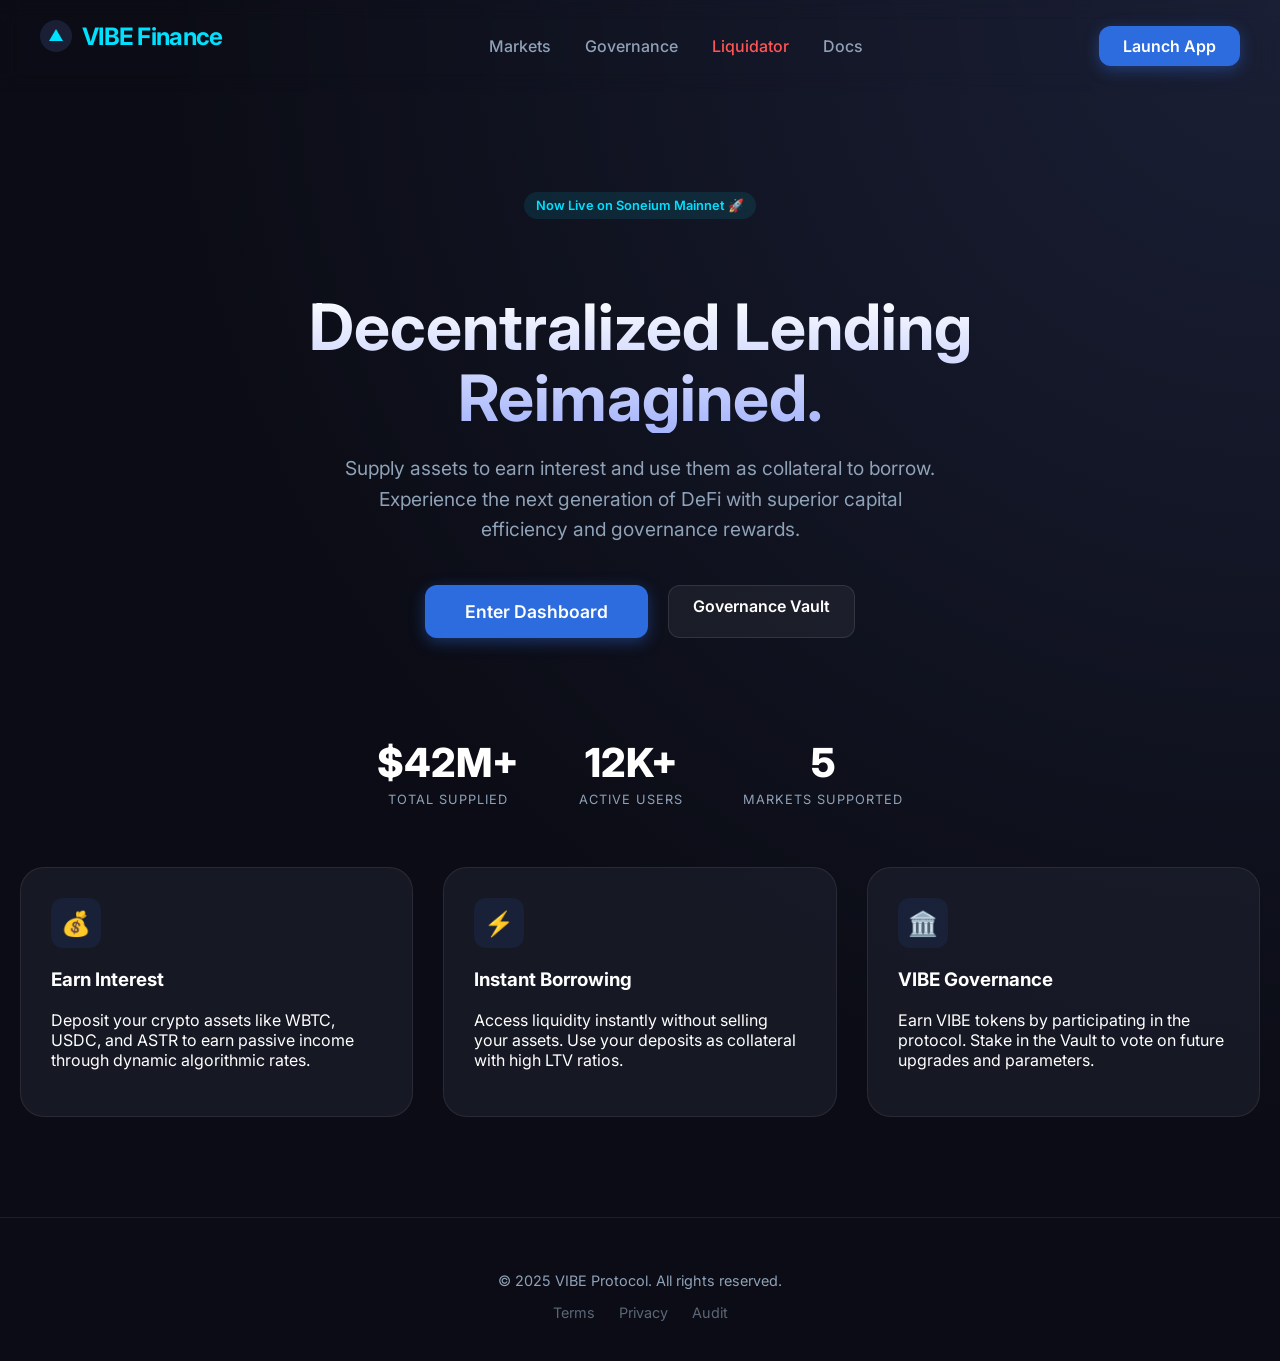
<file: docs/index.html>
<!DOCTYPE html>
<html lang="en">
<head>
  <meta charset="UTF-8" />
  <title>VIBE Finance | The Future of Lending</title>
  <meta name="viewport" content="width=device-width,initial-scale=1" />
  <link rel="icon" type="image/svg+xml" href="icons/vibe.svg">
  <link rel="preconnect" href="https://fonts.googleapis.com">
  <link rel="preconnect" href="https://fonts.gstatic.com" crossorigin>
  <link href="https://fonts.googleapis.com/css2?family=Inter:wght@300;400;600;800&display=swap" rel="stylesheet">
  <link rel="stylesheet" href="css/style.css">
</head>
<body>

  <!-- Navigation -->
  <nav class="landing-nav">
    <div class="logo-area">
      <svg width="32" height="32" viewBox="0 0 64 64">
        <circle cx="32" cy="32" r="32" fill="#1a1f35"/>
        <path d="M18 42 L32 18 L46 42 Z" fill="#00e0ff"/>
      </svg>
      VIBE Finance
    </div>
    <div class="landing-links">
      <a href="markets.html">Markets</a>
      <a href="vibe-vault.html">Governance</a>
      <a href="liquidator.html" style="color:#ff5555;">Liquidator</a>
      <a href="#">Docs</a>
    </div>
    <a href="dashboard.html" class="btn-launch">Launch App</a>
  </nav>

  <!-- Hero -->
  <section class="hero">
    <div style="margin-bottom:20px; display:inline-block; padding:6px 12px; background:rgba(0, 224, 255, 0.1); color:var(--success); border-radius:20px; font-size:0.8rem; font-weight:600;">
      Now Live on Soneium Mainnet 🚀
    </div>
    <h1>Decentralized Lending <br> Reimagined.</h1>
    <p class="subtitle">
      Supply assets to earn interest and use them as collateral to borrow. 
      Experience the next generation of DeFi with superior capital efficiency and governance rewards.
    </p>
    
    <div style="display:flex; justify-content:center; gap:20px; flex-wrap:wrap;">
      <a href="dashboard.html" class="btn-launch" style="padding:16px 40px; font-size:1.1rem;">Enter Dashboard</a>
      <a href="vibe-vault.html" class="btn-launch" style="background:rgba(255,255,255,0.05); border:1px solid rgba(255,255,255,0.1); box-shadow:none;">Governance Vault</a>
    </div>
  </section>

  <!-- Stats -->
  <section class="stats-strip">
    <div class="stat-item">
      <div class="stat-num">$42M+</div>
      <div class="stat-label">Total Supplied</div>
    </div>
    <div class="stat-item">
      <div class="stat-num">12K+</div>
      <div class="stat-label">Active Users</div>
    </div>
    <div class="stat-item">
      <div class="stat-num">5</div>
      <div class="stat-label">Markets Supported</div>
    </div>
  </section>

  <!-- Features -->
  <section class="features">
    <div class="feature-card">
      <div class="icon-box">💰</div>
      <h3>Earn Interest</h3>
      <p>Deposit your crypto assets like WBTC, USDC, and ASTR to earn passive income through dynamic algorithmic rates.</p>
    </div>
    <div class="feature-card">
      <div class="icon-box">⚡</div>
      <h3>Instant Borrowing</h3>
      <p>Access liquidity instantly without selling your assets. Use your deposits as collateral with high LTV ratios.</p>
    </div>
    <div class="feature-card">
      <div class="icon-box">🏛️</div>
      <h3>VIBE Governance</h3>
      <p>Earn VIBE tokens by participating in the protocol. Stake in the Vault to vote on future upgrades and parameters.</p>
    </div>
  </section>

  <footer>
    <p>&copy; 2025 VIBE Protocol. All rights reserved.</p>
    <div style="margin-top:10px; opacity:0.6;">
      <a href="#" style="color:inherit; margin:0 10px;">Terms</a>
      <a href="#" style="color:inherit; margin:0 10px;">Privacy</a>
      <a href="#" style="color:inherit; margin:0 10px;">Audit</a>
    </div>
  </footer>

</body>
</html>
</file>
<file: docs/css/style.css>
/* =========================================
   1. VARIABLES & DESIGN SYSTEM
   ========================================= */
:root {
  /* Palette */
  --bg-dark: #0b0c15;
  --bg-gradient: radial-gradient(circle at top right, #1a1f35 0%, #0b0c15 60%);
  --card-bg: rgba(30, 34, 48, 0.6);
  --card-border: rgba(255, 255, 255, 0.08);
  
  /* Brand Colors */
  --accent: #2d6cdf;
  --accent-glow: rgba(45, 108, 223, 0.4);
  --success: #00e0ff;
  --warning: #f9e061;
  --danger: #ff5555;
  
  /* Text */
  --text-main: #ffffff;
  --text-muted: #8fa2b7;
  
  /* Effects */
  --glass-shadow: 0 8px 32px 0 rgba(0, 0, 0, 0.37);
  --transition-fast: 0.2s ease;
  --transition-medium: 0.3s ease;
  --font-main: 'Inter', sans-serif;
}

/* =========================================
   2. RESET & BASE
   ========================================= */
* { box-sizing: border-box; outline: none; }

body {
  background: var(--bg-gradient);
  color: var(--text-main);
  font-family: var(--font-main);
  margin: 0;
  padding: 0;
  min-height: 100vh;
  /* Prevent horizontal scroll on mobile */
  overflow-x: hidden; 
}

a { text-decoration: none; color: inherit; }
ul { list-style: none; padding: 0; margin: 0; }

/* =========================================
   3. LAYOUT (APP SHELL)
   ========================================= */
.app-container {
  max-width: 1280px;
  margin: 0 auto;
  padding: 20px;
  display: grid;
  grid-template-columns: 260px 1fr;
  gap: 30px;
}

.main-content {
  display: flex;
  flex-direction: column;
  gap: 30px;
  min-width: 0; /* Prevents grid blowout */
}

/* Header & Nav Groups */
header {
  display: flex;
  justify-content: space-between;
  align-items: center;
  margin-bottom: 10px;
  flex-wrap: wrap; /* Mobile friendly */
  gap: 15px;
}

.nav-group {
  display: flex;
  align-items: center;
  gap: 12px;
  position: relative;
}

/* =========================================
   4. SIDEBAR COMPONENT
   ========================================= */
.sidebar {
  position: sticky;
  top: 20px;
  height: calc(100vh - 40px);
  display: flex;
  flex-direction: column;
  gap: 20px;
  z-index: 50;
}

.logo-area {
  font-size: 1.5rem;
  font-weight: 700;
  letter-spacing: -0.03em;
  color: var(--success);
  display: flex;
  align-items: center;
  gap: 10px;
  margin-bottom: 20px;
}

.nav-link {
  display: flex;
  align-items: center;
  padding: 12px 16px;
  color: var(--text-muted);
  border-radius: 12px;
  transition: all var(--transition-medium);
  font-weight: 500;
  white-space: nowrap;
}

.nav-link:hover, .nav-link.active {
  background: rgba(255,255,255,0.05);
  color: #fff;
  transform: translateX(5px);
}

.nav-link.active {
  border-left: 3px solid var(--success);
}

/* =========================================
   5. UI COMPONENTS (Glass, Cards, Buttons)
   ========================================= */
/* Glass Panel */
.glass-panel {
  background: var(--card-bg);
  backdrop-filter: blur(12px);
  -webkit-backdrop-filter: blur(12px);
  border: 1px solid var(--card-border);
  border-radius: 24px;
  padding: 24px;
  box-shadow: var(--glass-shadow);
}

/* Stat Cards */
.overview-grid, .stats-grid {
  display: grid;
  grid-template-columns: repeat(auto-fit, minmax(200px, 1fr));
  gap: 20px;
}

.stat-card h3 {
  color: var(--text-muted);
  font-size: 0.85rem;
  text-transform: uppercase;
  margin: 0 0 10px 0;
  letter-spacing: 0.5px;
}

.stat-value {
  font-size: 1.8rem;
  font-weight: 700;
  background: linear-gradient(90deg, #fff, #ccc);
  -webkit-background-clip: text;
  -webkit-text-fill-color: transparent;
}

/* Inputs & Selects */
input, select, .action-input, .network-select {
  appearance: none;
  background: rgba(0, 0, 0, 0.3) !important;
  border: 1px solid rgba(255, 255, 255, 0.1);
  color: #fff !important;
  padding: 12px 16px;
  border-radius: 12px;
  font-family: var(--font-main);
  font-size: 0.9rem;
  transition: border-color var(--transition-fast);
  outline: none;
  width: 100%;
}

input:focus, select:focus {
  border-color: var(--accent);
}

/* Network Select Specifics */
.network-select {
  background-image: url("data:image/svg+xml,%3Csvg xmlns='http://www.w3.org/2000/svg' width='12' height='12' viewBox='0 0 24 24' fill='none' stroke='rgba(255,255,255,0.7)' stroke-width='2' stroke-linecap='round' stroke-linejoin='round'%3E%3Cpolyline points='6 9 12 15 18 9'%3E%3C/polyline%3E%3C/svg%3E");
  background-repeat: no-repeat;
  background-position: right 12px center;
  padding-right: 30px;
  text-align: center;
  min-width: 160px;
  cursor: pointer;
}
.network-select option { background: #1a1f35; color: #fff; padding: 10px; }

/* Buttons */
.btn-primary, .action-btn, .btn-scan, .btn-claim {
  border: none;
  border-radius: 12px;
  color: white;
  padding: 12px 24px;
  font-weight: 600;
  cursor: pointer;
  transition: transform 0.2s, box-shadow 0.2s;
  display: inline-flex; align-items: center; justify-content: center; gap: 8px;
}

.btn-primary {
  background: var(--accent);
  box-shadow: 0 4px 15px var(--accent-glow);
}
.btn-primary:hover {
  transform: translateY(-2px);
  box-shadow: 0 6px 20px var(--accent-glow);
}

.btn-connected {
  background: rgba(255, 255, 255, 0.1);
  border: 1px solid rgba(255, 255, 255, 0.15);
  color: #fff;
  padding: 12px 20px;
  border-radius: 12px;
  font-weight: 600;
  cursor: pointer;
  display: flex; align-items: center; gap: 8px;
  transition: 0.2s;
}
.btn-connected:hover { background: rgba(255, 255, 255, 0.15); }

.btn-ghost {
  background: rgba(255,255,255,0.05); color: white;
  border: 1px solid rgba(255,255,255,0.1);
  padding: 10px 20px; border-radius: 12px;
  cursor: pointer; font-weight: 600;
}
.btn-ghost:hover { background: rgba(255,255,255,0.1); }

/* Account Dropdown */
.btn-account-wrapper { position: relative; }
.account-dropdown {
  position: absolute;
  top: 110%; right: 0;
  width: 240px;
  background: #1a1f35;
  border: 1px solid var(--card-border);
  border-radius: 16px;
  padding: 8px;
  box-shadow: 0 10px 30px rgba(0,0,0,0.5);
  z-index: 100;
  display: none;
  animation: fadeIn 0.15s ease-out;
}
.account-dropdown.show { display: block; }
.menu-item {
  display: flex; align-items: center; gap: 10px;
  padding: 12px; border-radius: 8px;
  color: var(--text-muted); cursor: pointer;
  transition: 0.2s; font-size: 0.9rem;
}
.menu-item:hover { background: rgba(255, 255, 255, 0.05); color: #fff; }
.menu-divider { height: 1px; background: rgba(255, 255, 255, 0.1); margin: 6px 0; }

@keyframes fadeIn { from { opacity:0; transform:translateY(-5px); } to { opacity:1; transform:translateY(0); } }

/* =========================================
   6. TABLES
   ========================================= */
.table-container { overflow-x: auto; width: 100%; }
table { width: 100%; border-collapse: collapse; min-width: 600px; } /* Ensure min width for scroll */
th {
  text-align: left; color: var(--text-muted);
  font-size: 0.75rem; text-transform: uppercase;
  padding: 16px; border-bottom: 1px solid var(--card-border);
}
td {
  padding: 16px; border-bottom: 1px solid rgba(255,255,255,0.03);
  vertical-align: middle;
}
tr:last-child td { border-bottom: none; }

.asset-flex { display: flex; align-items: center; gap: 12px; font-weight: 600; }
.asset-icon { width: 32px; height: 32px; border-radius: 50%; box-shadow: 0 2px 8px rgba(0,0,0,0.3); object-fit: cover; }
.apy-badge {
  background: rgba(45, 108, 223, 0.15); color: #6495ed;
  padding: 4px 8px; border-radius: 6px; font-size: 0.85rem; font-weight: 600;
}
.apy-badge.borrow { background: rgba(255, 179, 71, 0.15); color: #ffb347; }

/* =========================================
   7. MODAL BRUTAL PRO (WALLET CONNECT)
   ========================================= */
.modal-overlay {
  position: fixed; top: 0; left: 0; width: 100%; height: 100%;
  background: rgba(0, 0, 0, 0.85); /* Fondo más oscuro para foco total */
  backdrop-filter: blur(16px); /* Blur intenso estilo iOS */
  z-index: 9999; display: none; opacity: 0; 
  align-items: center; justify-content: center;
  padding: 20px;
  transition: opacity 0.3s ease;
}

.modal-overlay.open { display: flex; opacity: 1; }

.modal-card {
  background: linear-gradient(160deg, #14161f 0%, #0b0c15 100%);
  border: 1px solid rgba(255, 255, 255, 0.08);
  border-radius: 28px; /* Bordes más redondeados */
  padding: 32px;
  width: 100%; max-width: 400px;
  box-shadow: 0 40px 80px rgba(0,0,0,0.6), 0 0 0 1px rgba(255,255,255,0.05);
  transform: scale(0.95) translateY(10px); 
  transition: transform 0.3s cubic-bezier(0.16, 1, 0.3, 1);
  position: relative;
  overflow: hidden;
}

/* Efecto de glow sutil en el top del modal */
.modal-card::before {
  content: ''; position: absolute; top: 0; left: 0; right: 0; height: 1px;
  background: linear-gradient(90deg, transparent, var(--accent), transparent);
  opacity: 0.5;
}

.modal-overlay.open .modal-card { transform: scale(1) translateY(0); }

.modal-header { 
  display: flex; justify-content: space-between; align-items: center; 
  margin-bottom: 28px; 
}

.modal-title { 
  font-size: 1.5rem; font-weight: 800; color: #fff; margin: 0; 
  letter-spacing: -0.02em;
}

.btn-close {
  background: rgba(255,255,255,0.05); border: none; color: var(--text-muted);
  width: 36px; height: 36px; border-radius: 12px; cursor: pointer;
  font-size: 1.4rem; display: flex; align-items: center; justify-content: center;
  transition: all 0.2s;
}
.btn-close:hover { background: rgba(255,255,255,0.15); color: #fff; transform: rotate(90deg); }

/* GRID DE WALLETS */
.wallet-grid { display: grid; gap: 14px; }

.wallet-btn {
  display: flex; align-items: center; justify-content: space-between;
  background: rgba(255,255,255,0.03); 
  border: 1px solid rgba(255,255,255,0.05);
  padding: 18px 24px; 
  border-radius: 18px; 
  cursor: pointer;
  transition: all 0.2s cubic-bezier(0.25, 0.46, 0.45, 0.94);
  position: relative;
  overflow: hidden;
}

/* Efecto Hover Pro */
.wallet-btn:hover { 
  background: rgba(255,255,255,0.06); 
  border-color: rgba(255,255,255,0.2); 
  transform: translateX(4px);
}

.wallet-btn:active { transform: scale(0.98); }

.wallet-info { display: flex; align-items: center; gap: 18px; font-weight: 600; font-size: 1.05rem; color: #fff; }
.wallet-info svg { width: 36px; height: 36px; filter: drop-shadow(0 4px 6px rgba(0,0,0,0.2)); }

/* Badges de estado */
.wallet-badge { 
  font-size: 0.75rem; 
  background: rgba(45, 108, 223, 0.15); 
  color: var(--accent); 
  padding: 6px 10px; 
  border-radius: 8px; 
  font-weight: 700;
  letter-spacing: 0.03em;
}

.wallet-badge.installed {
  background: rgba(0, 224, 255, 0.15);
  color: var(--success);
}

/* Animación Mobile Sheet */
@media (max-width: 600px) {
  .modal-overlay { align-items: flex-end; padding: 0; }
  .modal-card {
    border-radius: 28px 28px 0 0;
    max-width: 100%;
    margin: 0;
    transform: translateY(100%);
    border-bottom: none;
  }
  .modal-overlay.open .modal-card { transform: translateY(0); }
}
/* =========================================
   8. PAGE SPECIFIC: DASHBOARD
   ========================================= */
/* Action Panel (Sidebar Widget) */
.action-panel {
  background: rgba(20, 22, 30, 0.6);
  border: 1px solid var(--card-border);
  border-radius: 16px; padding: 16px; margin-top: 10px;
  display: flex; flex-direction: column; gap: 12px;
}
.action-panel h4 { margin: 0 0 4px 0; color: #fff; font-size: 0.9rem; display: flex; align-items: center; gap:6px; }
.action-btn { background: var(--accent); width: 100%; font-size: 0.85rem; }
.action-btn:hover { background: #3a7bf0; }
.action-status { font-size: 0.75rem; color: var(--text-muted); text-align: center; min-height: 1.2em; }

/* Simulation Panel */
.sim-panel { background: linear-gradient(145deg, rgba(30,34,48,0.6), rgba(20,22,30,0.8)); }
.sim-controls { display: flex; gap: 15px; flex-wrap: wrap; align-items: flex-end; margin-top: 20px; }
.sim-controls .input-group { flex: 1; min-width: 140px; }
.btn-simulate {
  background: transparent; border: 1px solid var(--warning);
  color: var(--warning); padding: 0 24px; height: 48px;
  border-radius: 10px; font-weight: 600; cursor: pointer;
  transition: all 0.2s;
}
.btn-simulate:hover { background: rgba(249, 224, 97, 0.1); transform: translateY(-1px); }

/* Health Bars */
.health-wrap { margin-top: 10px; }
.bar-container {
  background: rgba(255,255,255,0.05); height: 10px;
  border-radius: 5px; overflow: hidden; margin-top: 12px; position: relative;
}
.bar-fill {
  height: 100%; background: linear-gradient(90deg, var(--warning), #ffb347);
  width: 0%; transition: width 0.6s cubic-bezier(0.22, 1, 0.36, 1);
  border-radius: 5px; box-shadow: 0 0 10px rgba(249, 224, 97, 0.4);
}
.bar-fill.simulated { background: rgba(249, 224, 97, 0.3); position: absolute; top: 0; left: 0; z-index: 0; }
.bar-label { display: flex; justify-content: space-between; font-size: 0.8rem; color: var(--text-muted); margin-top: 6px; }

/* Toggle Switch */
.switch { position: relative; display: inline-block; width: 40px; height: 22px; }
.switch input { opacity: 0; width: 0; height: 0; }
.slider {
  position: absolute; cursor: pointer; top: 0; left: 0; right: 0; bottom: 0;
  background-color: #333; transition: .4s; border-radius: 22px;
  border: 1px solid rgba(255,255,255,0.1);
}
.slider:before {
  position: absolute; content: ""; height: 16px; width: 16px;
  left: 3px; bottom: 2px; background-color: white;
  transition: .4s; border-radius: 50%;
}
input:checked + .slider { background-color: var(--success); border-color: var(--success); }
input:checked + .slider:before { transform: translateX(18px); }

/* =========================================
   9. PAGE SPECIFIC: MARKETS
   ========================================= */
.util-bar-bg {
  width: 100px; height: 6px; background: rgba(255,255,255,0.1);
  border-radius: 3px; margin-top: 6px; overflow: hidden;
}
.util-bar-fill { height: 100%; background: var(--success); width: 0%; border-radius: 3px; }
.text-green { color: var(--success); }
.text-yellow { color: var(--warning); }

/* =========================================
   10. PAGE SPECIFIC: VAULT
   ========================================= */
.vault-grid { display: grid; grid-template-columns: 1fr 1fr; gap: 20px; }
.vault-stat-card {
  background: linear-gradient(180deg, rgba(30,34,48,0.8) 0%, rgba(249, 224, 97, 0.05) 100%);
  border: 1px solid rgba(249, 224, 97, 0.2);
  border-radius: 24px; padding: 30px; text-align: center;
}
.vault-value {
  font-size: 2.5rem; font-weight: 700; color: var(--warning);
  margin: 10px 0; text-shadow: 0 0 20px rgba(249, 224, 97, 0.3);
}
.btn-claim {
  background: var(--warning); color: #000; width: 100%; margin-top: 15px;
}
.btn-claim:disabled { opacity: 0.5; cursor: not-allowed; background: #444; color: #888; }
.apy-list { margin-top: 20px; text-align: left; }
.apy-item {
  display: flex; justify-content: space-between;
  padding: 12px; border-bottom: 1px solid rgba(255,255,255,0.05);
}
.apy-item:last-child { border-bottom: none; }
.apy-val { color: var(--warning); font-weight: 600; }
.vibe-card { border: 1px solid rgba(249, 224, 97, 0.2); background: linear-gradient(180deg, rgba(30,34,48,0.8) 0%, rgba(249, 224, 97, 0.05) 100%); }
.vibe-title { color: var(--warning); display: flex; align-items: center; gap: 8px;}

/* =========================================
   11. PAGE SPECIFIC: LIQUIDATOR
   ========================================= */
.scanner-input-group { display: flex; gap: 10px; margin-top: 15px; }
.scanner-input { flex-grow: 1; font-family: monospace; }
.scanner-input:focus { border-color: var(--danger); }
.btn-scan {
  background: var(--danger); color: #fff; padding: 0 30px;
}
.btn-scan:hover { background: #ff3333; box-shadow: 0 0 15px rgba(255, 85, 85, 0.4); }

.target-stats { display: grid; grid-template-columns: repeat(auto-fit, minmax(150px, 1fr)); gap: 15px; margin-bottom: 20px; }
.t-stat { background: rgba(0,0,0,0.2); padding: 15px; border-radius: 12px; border: 1px solid rgba(255,255,255,0.05); }
.t-stat-label { font-size: 0.75rem; color: var(--text-muted); text-transform: uppercase; }
.t-stat-val { font-size: 1.2rem; font-weight: 700; margin-top: 5px; }

.hf-container { margin-bottom: 25px; }
.hf-bar-bg { height: 8px; background: #333; border-radius: 4px; overflow: hidden; display:flex; }
.hf-bar-danger { width: 33%; background: var(--danger); height: 100%; }
.hf-bar-warn { width: 33%; background: var(--warning); height: 100%; }
.hf-bar-safe { width: 34%; background: var(--success); height: 100%; }
.hf-marker { width: 4px; height: 16px; background: #fff; margin-top: -12px; position: relative; transition: left 0.5s; box-shadow: 0 0 10px #fff; }

.liq-tables-grid { display: grid; grid-template-columns: 1fr 1fr; gap: 20px; }
.liq-row { display: flex; justify-content: space-between; align-items: center; padding: 12px; background: rgba(255,255,255,0.02); border-radius: 10px; margin-bottom: 8px; border: 1px solid transparent; }
.liq-row:hover { border-color: rgba(255,255,255,0.1); }
.liq-action-btn { background: rgba(255, 85, 85, 0.15); color: var(--danger); border: 1px solid var(--danger); padding: 6px 12px; border-radius: 8px; font-size: 0.75rem; font-weight: 700; cursor: pointer; }
.liq-action-btn:hover { background: var(--danger); color: #fff; }

.execution-panel { margin-top: 20px; background: rgba(255, 85, 85, 0.05); border: 1px solid var(--danger); padding: 20px; border-radius: 16px; display: none; }
.execution-controls { display: flex; gap: 10px; margin-top: 10px; }
.execution-controls > div { flex: 1; }

/* =========================================
   12. LANDING PAGE (Index) SPECIFIC
   ========================================= */
/* Navbar override for landing */
.landing-nav {
  display: flex; justify-content: space-between; align-items: center;
  padding: 20px 40px; max-width: 1280px; margin: 0 auto;
  position: sticky; top: 0; z-index: 100; backdrop-filter: blur(10px);
}
.landing-links a {
  color: var(--text-muted); text-decoration: none; margin-left: 30px;
  font-weight: 500; transition: color 0.2s;
}
.landing-links a:hover { color: #fff; }
.btn-launch { background: var(--accent); color: white; padding: 10px 24px; border-radius: 12px; font-weight: 600; box-shadow: 0 4px 15px var(--accent-glow); }

.hero { text-align: center; padding: 100px 20px; max-width: 1000px; margin: 0 auto; }
.hero h1 {
  font-size: 4rem; line-height: 1.1; margin-bottom: 20px;
  background: linear-gradient(180deg, #fff, #a5b4fc);
  -webkit-background-clip: text; -webkit-text-fill-color: transparent;
}
.hero .subtitle { font-size: 1.2rem; color: var(--text-muted); max-width: 600px; margin: 0 auto 40px auto; line-height: 1.6; }

.stats-strip { display: flex; justify-content: center; gap: 60px; margin-bottom: 60px; flex-wrap: wrap; }
.stat-item { text-align: center; }
.stat-item .stat-num { font-size: 2.5rem; font-weight: 800; color: #fff; }
.stat-item .stat-label { color: var(--text-muted); text-transform: uppercase; font-size: 0.8rem; letter-spacing: 1px; margin-top: 5px; }

.features { display: grid; grid-template-columns: repeat(auto-fit, minmax(300px, 1fr)); gap: 30px; max-width: 1280px; margin: 0 auto 100px auto; padding: 0 20px; }
.feature-card { background: var(--card-bg); border: 1px solid var(--card-border); padding: 30px; border-radius: 24px; transition: transform 0.3s; }
.feature-card:hover { transform: translateY(-5px); border-color: var(--accent); }
.icon-box {
  width: 50px; height: 50px; background: rgba(45, 108, 223, 0.1);
  border-radius: 12px; display: flex; align-items: center; justify-content: center;
  margin-bottom: 20px; color: var(--accent); font-size: 1.5rem;
}

footer { border-top: 1px solid var(--card-border); padding: 40px 20px; text-align: center; color: var(--text-muted); font-size: 0.9rem; }

/* =========================================
   13. GLOBAL RESPONSIVENESS (MOBILE/TABLET)
   ========================================= */
@media (max-width: 900px) {
  /* Layout reset */
  .app-container { grid-template-columns: 1fr; padding: 15px; gap: 20px; }
  
  /* Sidebar becomes horizontal scroll nav */
  .sidebar {
    height: auto; position: relative; top: 0;
    flex-direction: row; overflow-x: auto;
    padding-bottom: 10px; white-space: nowrap;
    align-items: center;
    border-radius: 16px;
  }
  .sidebar::-webkit-scrollbar { display: none; }
  .logo-area { margin-bottom: 0; margin-right: 20px; font-size: 1.2rem; }
  .action-panel { display: none; /* Hide sidebar widgets on mobile */ }
  .sidebar .nav-link { padding: 10px 14px; font-size: 0.9rem; }
  
  /* Grids to single column */
  .vault-grid, .liq-tables-grid { grid-template-columns: 1fr; }
  
  /* Hero Text */
  .hero h1 { font-size: 2.5rem; }
  .landing-links { display: none; }
  
  /* Buttons full width on mobile actions */
  .execution-controls { flex-direction: column; }
  
  /* Header Adjustments */
  header { flex-direction: column; align-items: flex-start; gap: 15px; }
  .nav-group { width: 100%; justify-content: space-between; }
  .network-select { flex-grow: 1; }
}
</file>
